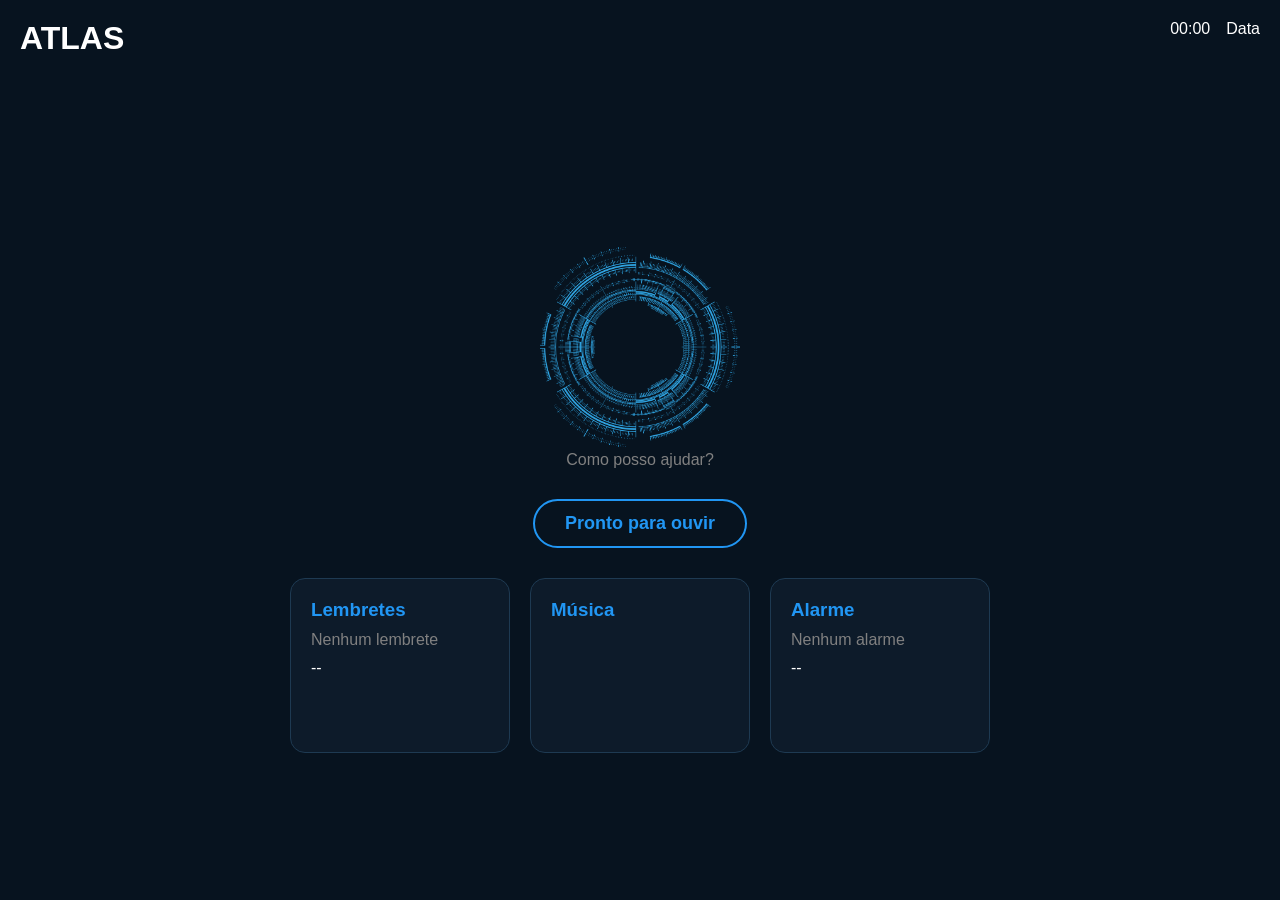
<file: frontend/index.html>
<!doctype html>
<html lang="pt-BR">
<head>
    <meta charset="UTF-8">

    <meta
            name="viewport"
            content="width=device-width, initial-scale=1.0"
    >

    <title>Atlas</title>

    <script src="https://www.youtube.com/iframe_api"></script>
    <script type="module" src="./js/script.js"></script>

    <link
            rel="stylesheet"
            href="./css/style.css"
    >
</head>

<body>

<header class="header">
    <div class="header__brand">
        <h1>ATLAS</h1>
    </div>

    <div class="header__datetime">
        <time id="current-time">00:00</time>
        <p id="current-date">Data</p>
    </div>

    </div>
</header>


<main class="main">

    <section class="assistant">

        <img
                src="./img/circuloIA.png"
                width="200"
                height="200"
                alt="Interface visual do Atlas"
        >

        <p id="assistant-message">
            Como posso ajudar?
        </p>
    </section>


    <section class="voice-control">
        <button id="listen-button" type="button">
            Pronto para ouvir
        </button>
    </section>


    <section class="dashboard">

        <article class="card card--reminders">
            <h3>Lembretes</h3>

            <p id="reminder-text">
                Nenhum lembrete
            </p>

            <time id="reminder-time">
                --
            </time>
        </article>


        <article class="card card--music">
            <h3>Música</h3>

                <div id="music-player">
                    <div id="youtube-player"></div>
                </div>

            </article>

        </article>


        <article class="card card--alarm">
            <h3>Alarme</h3>

            <p id="next-alarm">
                Nenhum alarme
            </p>

            <time id="alarm-time">
                --
            </time>
        </article>

    </section>

</main>


<footer class="footer">
</footer>

</body>
</html>
</file>
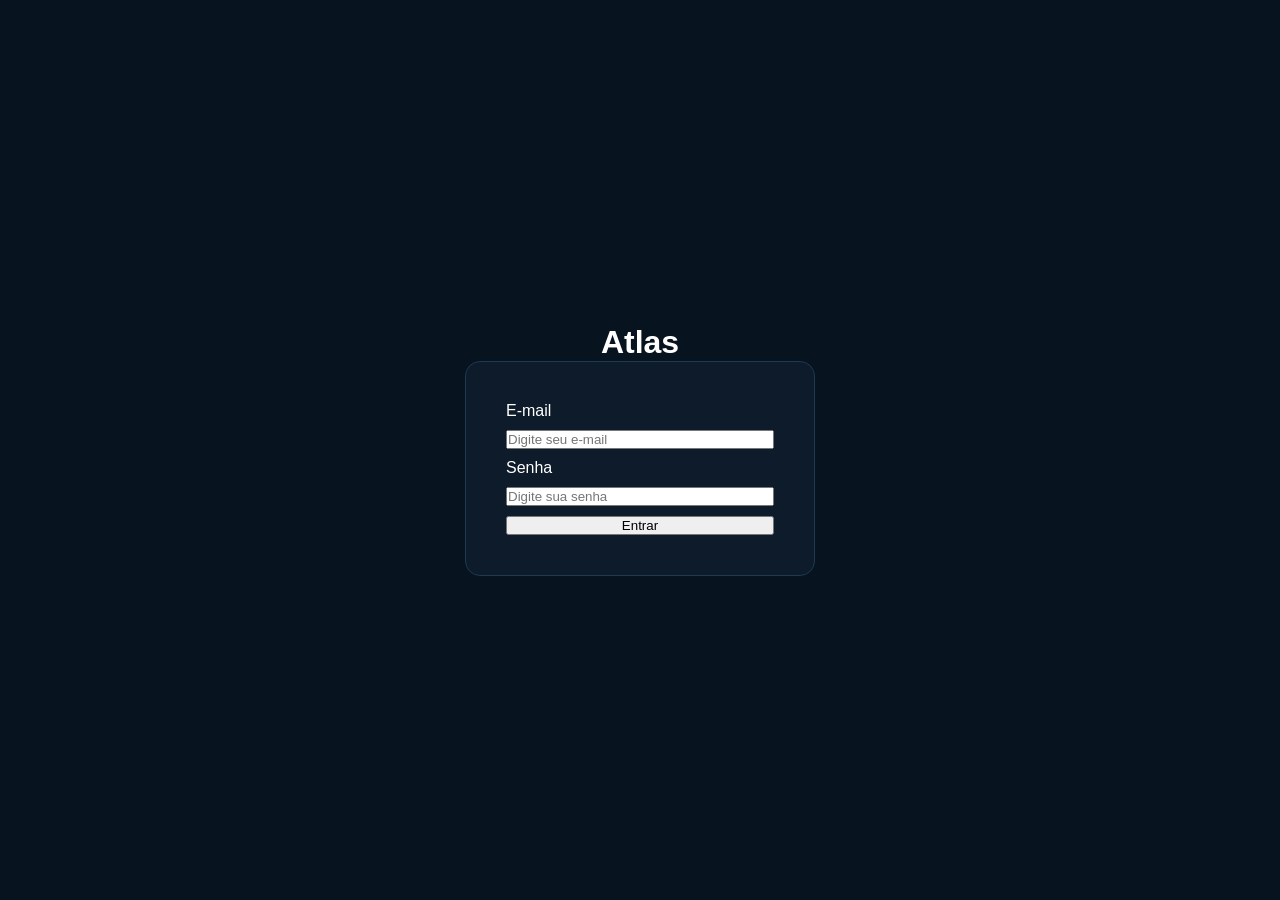
<file: frontend/login.html>
<!DOCTYPE html>
<html lang="pt-BR">
<head>
    <link
            rel="stylesheet"
            href="./css/style.css"
    >
    <meta charset="UTF-8">
    <meta name="viewport" content="width=device-width, initial-scale=1.0">
    <title>Login - Atlas</title>
</head>

<body>

<main>

    <h1>Atlas</h1>

    <form id="login-form">

        <label for="email">E-mail</label>
        <input
                type="email"
                id="email"
                placeholder="Digite seu e-mail"
                required
        >

        <label for="password">Senha</label>
        <input
                type="password"
                id="password"
                placeholder="Digite sua senha"
                required
        >

        <button type="submit">Entrar</button>

    </form>

</main>

<script type="module" src="./js/login.js"></script>

</body>
</html>
</file>
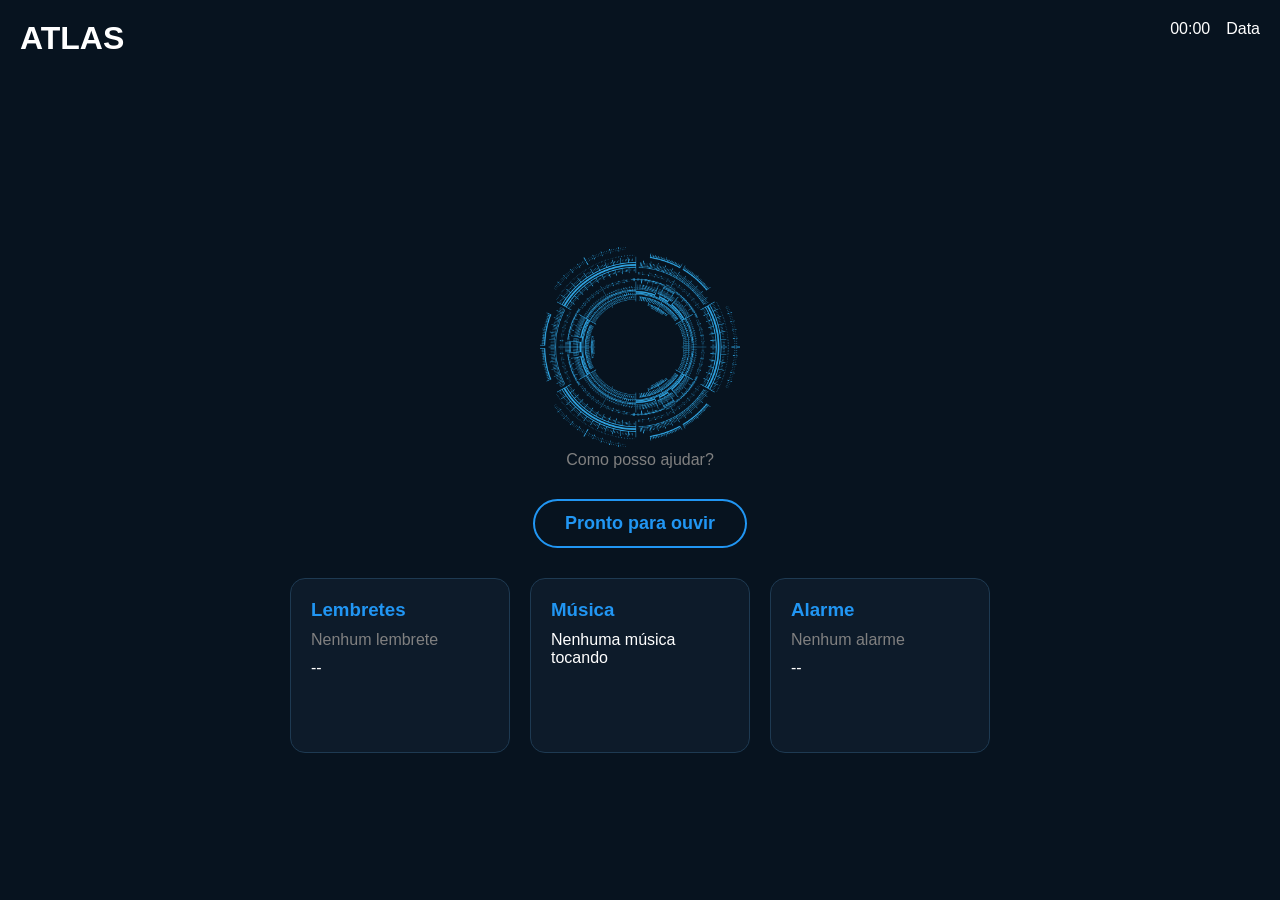
<file: frontend/teste_atlas imterface.html>
<!doctype html>
<html lang="pt-BR">
<head>
    <meta charset="UTF-8">

    <meta
            name="viewport"
            content="width=device-width, initial-scale=1.0"
    >

    <title>Atlas</title>

    <link
            rel="stylesheet"
            href="./css/style.css"
    >
</head>

<body>

<header class="header">
    <div class="header__brand">
        <h1>ATLAS</h1>
    </div>

    <div class="header__datetime">
        <time id="current-time">00:00</time>
        <p id="current-date">Data</p>
    </div>

    </div>
</header>


<main class="main">

    <section class="assistant">

        <img
                src="./img/circuloIA.png"
                width="200"
                height="200"
                alt="Interface visual do Atlas"
        >

        <p id="assistant-message">
            Como posso ajudar?
        </p>
    </section>


    <section class="voice-control">
        <button id="listen-button" type="button">
            Pronto para ouvir
        </button>
    </section>


    <section class="dashboard">

        <article class="card card--reminders">
            <h3>Lembretes</h3>

            <p id="reminder-text">
                Nenhum lembrete
            </p>

            <time id="reminder-time">
                --
            </time>
        </article>


        <article class="card card--music">
            <h3>Música</h3>

                <div id="music-player">
                    Nenhuma música tocando
                </div>
            </article>

        </article>


        <article class="card card--alarm">
            <h3>Alarme</h3>

            <p id="next-alarm">
                Nenhum alarme
            </p>

            <time id="alarm-time">
                --
            </time>
        </article>

    </section>

</main>


<footer class="footer">
</footer>

</body>
</html>
</file>
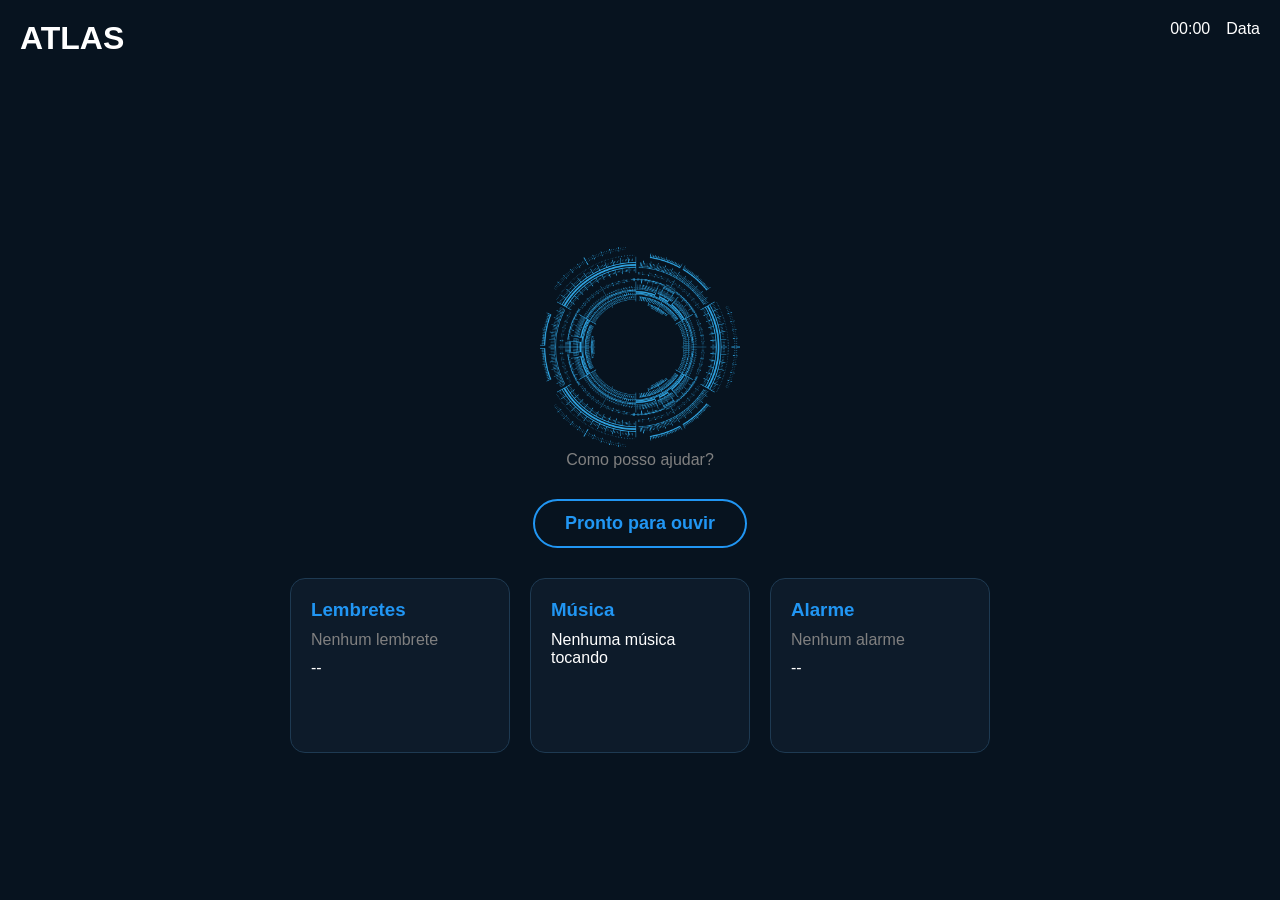
<file: frontend/teste_atlas_imterface.html>
<!doctype html>
<html lang="pt-BR">
<head>
    <meta charset="UTF-8">

    <meta
            name="viewport"
            content="width=device-width, initial-scale=1.0"
    >

    <title>Atlas</title>

    <script type="module" src="./js/script.js"></script>

    <link
            rel="stylesheet"
            href="./css/style.css"
    >
</head>

<body>

<header class="header">
    <div class="header__brand">
        <h1>ATLAS</h1>
    </div>

    <div class="header__datetime">
        <time id="current-time">00:00</time>
        <p id="current-date">Data</p>
    </div>

    </div>
</header>


<main class="main">

    <section class="assistant">

        <img
                src="./img/circuloIA.png"
                width="200"
                height="200"
                alt="Interface visual do Atlas"
        >

        <p id="assistant-message">
            Como posso ajudar?
        </p>
    </section>


    <section class="voice-control">
        <button id="listen-button" type="button">
            Pronto para ouvir
        </button>
    </section>


    <section class="dashboard">

        <article class="card card--reminders">
            <h3>Lembretes</h3>

            <p id="reminder-text">
                Nenhum lembrete
            </p>

            <time id="reminder-time">
                --
            </time>
        </article>


        <article class="card card--music">
            <h3>Música</h3>

                <div id="music-player">
                    Nenhuma música tocando
                </div>
            </article>

        </article>


        <article class="card card--alarm">
            <h3>Alarme</h3>

            <p id="next-alarm">
                Nenhum alarme
            </p>

            <time id="alarm-time">
                --
            </time>
        </article>

    </section>

</main>


<footer class="footer">
</footer>

</body>
</html>
</file>
<file: frontend/css/style.css>
css{@import url('https://fonts.googleapis.com/css2?family=Rajdhani:wght@400;500;600;700&display=swap');}


* {
    margin: 0;
    padding: 0;
    box-sizing: border-box;
}

body {
    font-family: 'Rajdhani', sans-serif;
    background-color: #07131F;
    color: #FFFFFF;

    display: flex;
    flex-direction: column;
}

/* =========================
   HEADER
========================= */

.header {
    position: relative;
}

.header h1 {
    position: absolute;
    top: 20px;
    left: 20px;
}

.header__datetime {
    position: absolute;
    top: 20px;
    right: 20px;

    display: flex;
    flex-direction: row;
    align-items: center;
    gap: 16px;
}

/* =========================
   MAIN
========================= */

main {
    width: 100%;
    min-height: 100vh;

    display: flex;
    flex-direction: column;
    justify-content: center;
    align-items: center;
}

#login-form {
    background-color: #0D1B2A;
    border: 1px solid #1E3A52;
    border-radius: 15px;

    padding: 40px;
    width: 350px;

    display: flex;
    flex-direction: column;
    gap: 10px;
}

main h3 {
    color: #2196F3;
}

main p {
    color: #808080;
}

main span {
    color: green;
}

/* =========================
   ATLAS
========================= */

.assistant {
    margin-top: 100px;
    text-align: center;
}

.voice-control {
    margin-top: 30px;
}

.dashboard {
    margin-top: 30px;

    display: flex;
    justify-content: center;
    flex-wrap: wrap;
    gap: 20px;
}

.card {
    background-color: #0D1B2A;
    border: 1px solid #1E3A52;
    border-radius: 15px;

    padding: 20px;

    width: 220px;
    min-height: 120px;

    display: flex;
    flex-direction: column;
    gap: 10px;
}

section.voice-control button {
    background-color: transparent;
    color: #2196F3;

    border: 2px solid #2196F3;
    border-radius: 30px;

    padding: 12px 30px;

    font-family: 'Rajdhani', sans-serif;
    font-size: 18px;
    font-weight: 600;

    cursor: pointer;

    transition: 0.3s;
}

section.voice-control button:hover {
    background-color: #2196F3;
    color: #07131F;
}

/* =========================
   LOGIN
========================= */

.login-container {
    width: 100%;
    max-width: 400px;
    padding: 20px;

    min-height: 100vh;

    display: flex;
    justify-content: center;
    align-items: center;
}

.login-card {
    width: 100%;

    background-color: #0D1B2A;
    border: 1px solid #1E3A52;
    border-radius: 15px;

    padding: 40px;

    display: flex;
    flex-direction: column;
    gap: 20px;
}

.login-card h1 {
    color: #2196F3;
    text-align: center;

    font-size: 40px;
}

.login-card p {
    text-align: center;
    margin-bottom: 10px;
}

.login-form {
    display: flex;
    flex-direction: column;
    gap: 10px;
}

.login-form label {
    color: #FFFFFF;
    font-weight: 600;
}

.login-form input {
    background-color: #07131F;
    color: #FFFFFF;

    border: 1px solid #1E3A52;
    border-radius: 8px;

    padding: 12px;

    font-family: 'Rajdhani', sans-serif;
    font-size: 16px;

    outline: none;
}

.login-form input:focus {
    border-color: #2196F3;
}

.login-form button {
    margin-top: 10px;

    background-color: transparent;
    color: #2196F3;

    border: 2px solid #2196F3;
    border-radius: 30px;

    padding: 12px;

    font-family: 'Rajdhani', sans-serif;
    font-size: 18px;
    font-weight: 600;

    cursor: pointer;

    transition: 0.3s;
}

.login-form button:hover {
    background-color: #2196F3;
    color: #07131F;
}

#music-player {
    width: 100%;
    max-width: 360px;
    aspect-ratio: 16 / 9;
    overflow: hidden;
}

#youtube-player,
#youtube-player iframe {
    width: 100%;
    height: 100%;
    border: none;
}
</file>
